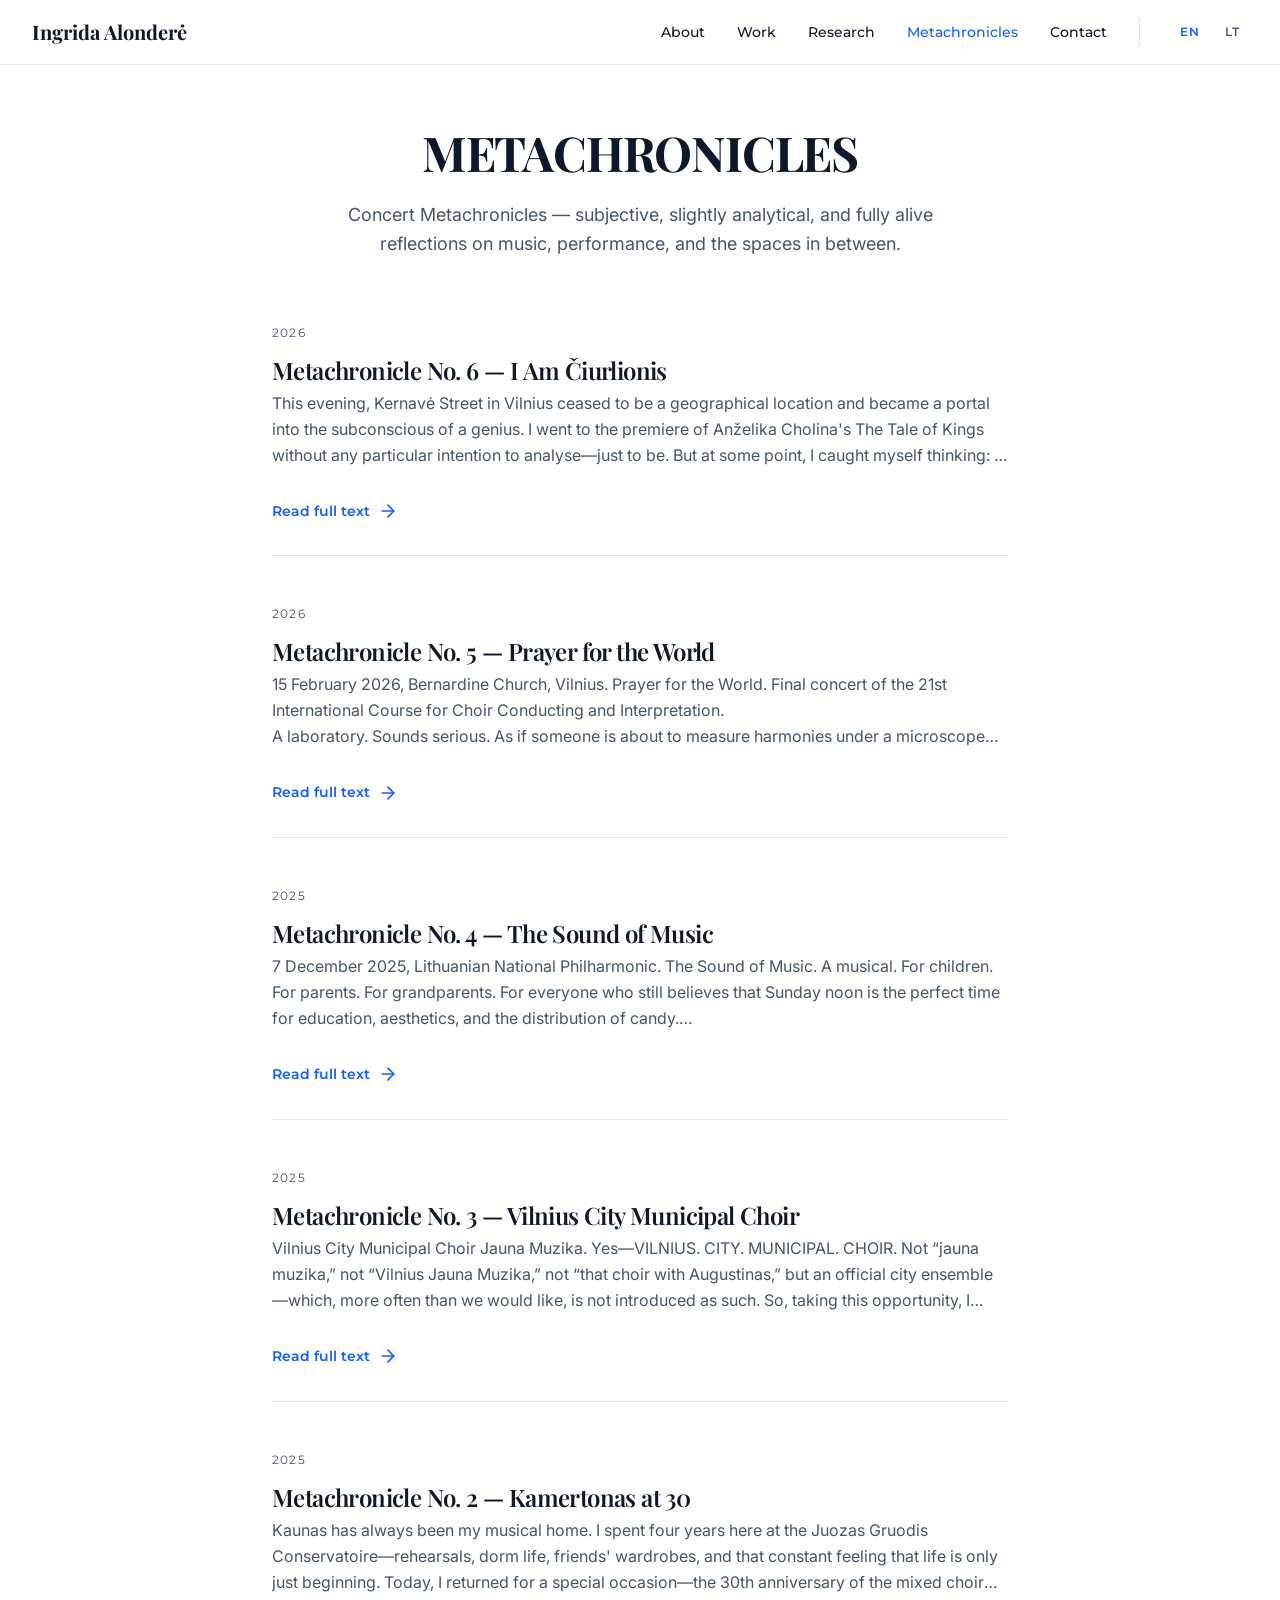
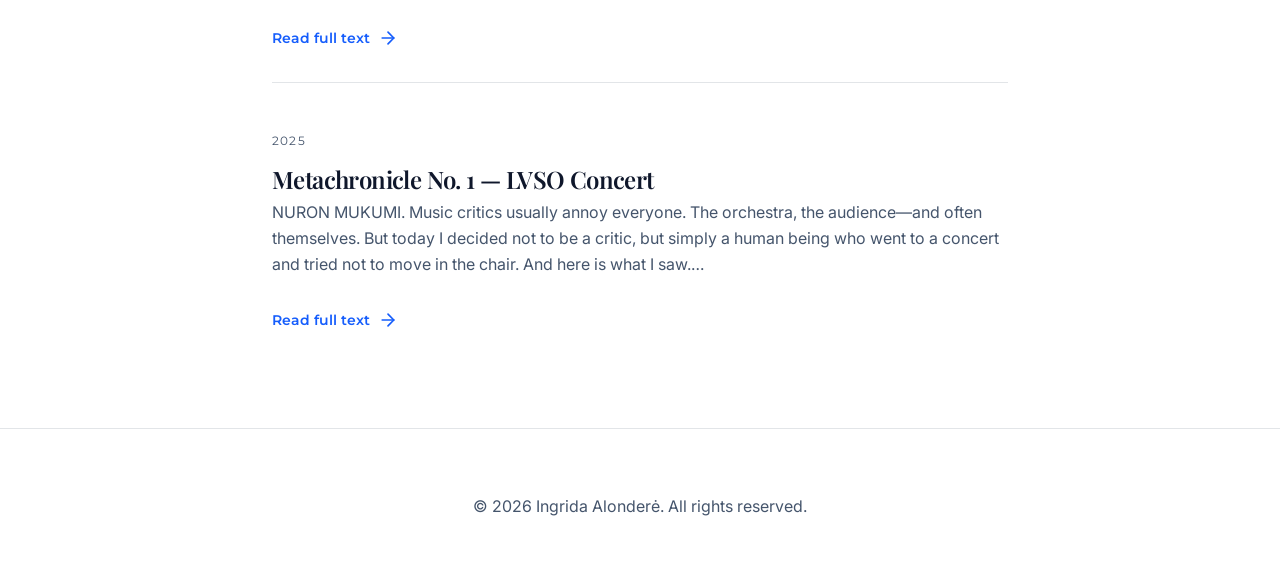
<file: metachronicles.html>
<!DOCTYPE html>
<html lang="en">
<head>
    <meta charset="UTF-8" />
    <meta name="viewport" content="width=device-width, initial-scale=1.0, maximum-scale=1" />
    <title>Metachronicles – Ingrida Alonderė</title>
    <link rel="preconnect" href="https://fonts.googleapis.com" />
    <link rel="preconnect" href="https://fonts.gstatic.com" crossorigin />
    <link href="https://fonts.googleapis.com/css2?family=Playfair+Display:wght@500;600;700&family=Inter:wght@400;500;600;700&family=Montserrat:wght@500;600;700&display=swap" rel="stylesheet" />
    <link rel="stylesheet" crossorigin href="/assets/index-BFOmgi5y.css">
    <style>
        :root {
            --background: oklch(100% 0 0);
            --foreground: oklch(20.8% 0.042 265.755);
            --muted-foreground: oklch(44.6% 0.043 257.281);
            --accent: oklch(54.6% 0.245 262.881);
            --border: oklch(92% 0.005 258);
        }
        body {
            background-color: var(--background);
            color: var(--foreground);
            font-family: 'Inter', sans-serif;
            line-height: 1.6;
        }
        .nav-container {
            position: fixed;
            top: 0;
            width: 100%;
            background: rgba(255, 255, 255, 0.8);
            backdrop-filter: blur(8px);
            z-index: 50;
            border-bottom: 1px solid var(--border);
        }
        .nav-content {
            max-width: 1280px;
            margin: 0 auto;
            padding: 1rem 2rem;
            display: flex;
            justify-content: space-between;
            align-items: center;
        }
        .logo {
            font-family: 'Playfair Display', serif;
            font-size: 1.25rem;
            font-weight: 700;
            color: var(--foreground);
            text-decoration: none;
        }
        .nav-right {
            display: flex;
            align-items: center;
            gap: 2rem;
        }
        .nav-links {
            display: flex;
            gap: 2rem;
        }
        .nav-link {
            font-family: 'Montserrat', sans-serif;
            font-size: 0.875rem;
            font-weight: 500;
            color: var(--foreground);
            text-decoration: none;
            transition: color 0.3s;
        }
        .nav-link:hover {
            color: var(--accent);
        }
        .language-switcher {
            display: flex;
            gap: 0.5rem;
            border-left: 1px solid var(--border);
            padding-left: 2rem;
        }
        .lang-btn {
            font-family: 'Montserrat', sans-serif;
            font-size: 0.75rem;
            font-weight: 600;
            text-transform: uppercase;
            letter-spacing: 0.1em;
            background: none;
            border: none;
            cursor: pointer;
            color: var(--muted-foreground);
            transition: color 0.3s;
            padding: 0.25rem 0.5rem;
        }
        .lang-btn.active {
            color: var(--accent);
        }
        .lang-btn:hover {
            color: var(--foreground);
        }
        .main-content {
            max-width: 800px;
            margin: 8rem auto 4rem;
            padding: 0 2rem;
        }
        .page-title {
            font-family: 'Playfair Display', serif;
            font-size: 3rem;
            font-weight: 700;
            margin-bottom: 1.5rem;
            text-align: center;
        }
        .page-subtitle {
            font-size: 1.125rem;
            color: var(--muted-foreground);
            text-align: center;
            margin-bottom: 4rem;
            max-width: 600px;
            margin-left: auto;
            margin-right: auto;
        }
        .metachronicle-item {
            margin-bottom: 3rem;
            padding-bottom: 2rem;
            border-bottom: 1px solid var(--border);
            animation: fadeInUp 0.6s ease-out forwards;
            opacity: 0;
        }
        .metachronicle-item:last-child {
            border-bottom: none;
        }
        .metachronicle-status {
            font-family: 'Montserrat', sans-serif;
            font-size: 0.75rem;
            text-transform: uppercase;
            letter-spacing: 0.1em;
            color: var(--muted-foreground);
            margin-bottom: 1rem;
            display: block;
        }
        .metachronicle-title {
            font-family: 'Playfair Display', serif;
            font-size: 1.5rem;
            font-weight: 600;
            margin-bottom: 0.5rem;
            color: var(--foreground);
        }
        .metachronicle-preview {
            font-size: 0.95rem;
            color: var(--muted-foreground);
            margin-bottom: 1rem;
            line-height: 1.8;
            display: -webkit-box;
            -webkit-line-clamp: 3;
            -webkit-box-orient: vertical;
            overflow: hidden;
        }
        .read-more {
            display: inline-flex;
            align-items: center;
            gap: 0.5rem;
            color: var(--accent);
            font-family: 'Montserrat', sans-serif;
            font-size: 0.875rem;
            font-weight: 600;
            text-decoration: none;
            margin-top: 1rem;
            transition: gap 0.3s;
            cursor: pointer;
        }
        .read-more:hover {
            gap: 0.75rem;
        }
        .modal {
            display: none;
            position: fixed;
            z-index: 100;
            left: 0;
            top: 0;
            width: 100%;
            height: 100%;
            background-color: rgba(0, 0, 0, 0.5);
            overflow-y: auto;
        }
        .modal.active {
            display: flex;
            align-items: flex-start;
            justify-content: center;
            padding-top: 2rem;
        }
        .modal-content {
            background-color: var(--background);
            padding: 3rem;
            border-radius: 0.5rem;
            max-width: 700px;
            width: 90%;
            max-height: 85vh;
            overflow-y: auto;
            position: relative;
            margin-bottom: 2rem;
        }
        .modal-close {
            position: absolute;
            top: 1.5rem;
            right: 1.5rem;
            font-size: 2rem;
            font-weight: bold;
            color: var(--muted-foreground);
            cursor: pointer;
            background: none;
            border: none;
            transition: color 0.3s;
        }
        .modal-close:hover {
            color: var(--foreground);
        }
        .modal-title {
            font-family: 'Playfair Display', serif;
            font-size: 2rem;
            font-weight: 700;
            margin-bottom: 1rem;
            padding-right: 2rem;
        }
        .modal-body {
            font-size: 1rem;
            line-height: 1.8;
            color: var(--foreground);
        }
        .modal-body p {
            margin-bottom: 1rem;
        }
        @keyframes fadeInUp {
            from { opacity: 0; transform: translateY(20px); }
            to { opacity: 1; transform: translateY(0); }
        }
        footer {
            padding: 4rem 2rem;
            border-top: 1px solid var(--border);
            text-align: center;
            color: var(--muted-foreground);
            font-size: 0.75rem;
        }
        .hidden {
            display: none;
        }
        @media (max-width: 768px) {
            .nav-links { display: none; }
            .page-title { font-size: 2.5rem; }
            .language-switcher {
                border-left: none;
                padding-left: 0;
            }
            .nav-right {
                gap: 1rem;
            }
            .modal-content {
                padding: 2rem;
            }
        }
    </style>
</head>
<body>
    <nav class="nav-container">
        <div class="nav-content">
            <a href="/" class="logo">Ingrida Alonderė</a>
            <div class="nav-right">
                <div class="nav-links">
                    <a href="/#about" class="nav-link" data-en="About" data-lt="Apie">About</a>
                    <a href="/#projects" class="nav-link" data-en="Work" data-lt="Veikla">Work</a>
                    <a href="/#talks" class="nav-link" data-en="Research" data-lt="Tyrimai">Research</a>
                    <a href="/metachronicles.html" class="nav-link" style="color: var(--accent)" data-en="Metachronicles" data-lt="Metakronikos">Metachronicles</a>
                    <a href="/#contact" class="nav-link" data-en="Contact" data-lt="Kontaktai">Contact</a>
                </div>
                <div class="language-switcher">
                    <button class="lang-btn active" data-lang="en">EN</button>
                    <button class="lang-btn" data-lang="lt">LT</button>
                </div>
            </div>
        </div>
    </nav>

    <main class="main-content">
        <h1 class="page-title" data-en="METACHRONICLES" data-lt="KONCERTŲ METAKRONIKOS">METACHRONICLES</h1>
        <p class="page-subtitle" data-en="Concert Metachronicles — subjective, slightly analytical, and fully alive reflections on music, performance, and the spaces in between." data-lt="Koncertų metakronikos — subjektyvios, šiek tiek analitinės ir pilnai gyvos refleksijos apie muziką, pasirodymą ir tarpus tarp jų.">
            Concert Metachronicles — subjective, slightly analytical, and fully alive reflections on music, performance, and the spaces in between.
        </p>

        <div id="metachronicles-list">
            <!-- Items will be inserted here -->
        </div>
    </main>

    <div id="modal" class="modal">
        <div class="modal-content">
            <button class="modal-close" id="modal-close">&times;</button>
            <h2 id="modal-title" class="modal-title"></h2>
            <div id="modal-body" class="modal-body"></div>
        </div>
    </div>

    <footer>
        <p>&copy; 2026 Ingrida Alonderė. All rights reserved.</p>
    </footer>

    <script>
        const metachronicles = [{"id": 6, "year": "2026", "title_en": "Metachronicle No. 6 — I Am Čiurlionis", "title_lt": "Koncertų metakronikos Nr. 6 — Aš esu Čiurlionis", "content_en": "\n<p>This evening, Kernavė Street in Vilnius ceased to be a geographical location and became a portal into the subconscious of a genius. I went to the premiere of Anželika Cholina's The Tale of Kings without any particular intention to analyse—just to be. But at some point, I caught myself thinking: I am no longer a spectator. I am Čiurlionis. With my whole being. Every cell.</p>\n<p>It is a rare experience when a performance does not unfold in front of you, but within you. Not as a story about something, but as a state that takes hold of you. And that state was not drama, not narrative, not form—but love. Not comfortable, not decorative, but deep, sometimes painful, and completely all-encompassing.</p>\n<p><strong>The architecture of genius: A. Cholina</strong></p>\n<p>Anželika Cholina's direction operates here as a precisely calibrated emotional mechanism. She controls not only the bodies on stage, but also the inner direction of the viewer. This is not dance you observe—it is a psychological X-ray in which you yourself become visible. Music, movement, costume, and light do not complement one another; they merge into a single fabric without seams.</p>\n<p><strong>Between ballet and modernity</strong></p>\n<p>The choreographic language holds an exact sense of balance. The freedom of contemporary dance meets the discipline of ballet, and it is precisely in this tension that something internal emerges. It feels as though the body itself is negotiating Čiurlionis' conflict—between earthbound existence and the constant urge to transcend. Movement here is not beautiful for the sake of beauty—it is necessary, as if the only possible language for what is happening inside.</p>\n<p><strong>Love as the axis of the universe</strong></p>\n<p>There is much drama in the performance, yet it never collapses into surface-level emotional effect. This is not drama for the sake of drama, but deep psychological density—the moment when a human being can no longer contain their inner tension. Love is not a narrative thread here; it is the structural foundation of everything. Love for a woman, for creation, for vision, for Lithuania—but above all, love as a state through which everything unfolds.</p>\n<p><strong>The sacredness of sound and letters (and one biased confession)</strong></p>\n<p>Donatas Zakarauskas' Letters to Sofija, performed by the choir Jauna Muzika, is not a background element but the gravitational centre of the entire work. If Cholina visually opens you, this music seals you inside, in a space from which you neither wish nor manage to escape. Every note is not an illustration, but the act of painting itself—happening here and now.</p>\n<p>I must admit: my objectivity capitulated. Jauna Muzika is too close to my heart, and I deeply love this piece. Attempting to remain a \"cold critic\" here was as futile as trying to ignore the woman in row 17 of the amphitheatre, rhythmically rustling something inside a plastic bag. Even though that sound almost qualified as an avant-garde accompaniment, the music remained the core of the performance—the only true breath.</p>\n<p><strong>Visuality as breathing</strong></p>\n<p>The scenography, costumes, and lighting function so organically that it feels unnecessary to separate them into individual elements. There is no excess, no demonstrative beauty—only a consistent intensification of feeling. The visual layer does not compete with movement; it breathes alongside it.</p>\n<p><strong>Cultural dribbling</strong></p>\n<p>After the performance, I overheard a man sigh: \"How dramatic… and I still want to make it in time to watch Žalgiris play.\" There was something profoundly true in that. After such emotional density, one longs for something that returns the body to rhythm, to something simpler—perhaps even to three-point shots. Paradoxically, that may be the highest compliment to Anželika Cholina: to create a state from which the viewer needs an entirely different world in order to return to their own.</p>\n<p><strong>My inner conclusion</strong></p>\n<p>I left not with thoughts, but with a state. With the feeling that, for a moment, I was not observing, but part of what was happening. Perhaps not even part of the performance—but part of the time in which Čiurlionis himself once lived.</p>\n<p>There are works you evaluate. There are works you remember. And then there are works that allow you, briefly, to become someone else—and after that, you are no longer quite the same.</p>\n<p>Thank you to all the artists and the creative team. Thank you, Anželika Cholina. Good night.</p>\n<p>P.S. When dance, music, and visual art merge into one whole, even from row 17 you feel as if you are at the very centre of Čiurlionis' thought.</p>\n", "content_lt": "\n<p>Šįvakar Kernavės gatvė Vilniuje tapo nebe geografine vieta, o portalu į genijaus pasąmonę. Ėjau į Anželikos Cholinos premjerą „Karalių pasaka“ be ypatingo noro analizuoti – tiesiog pabūti. Bet kažkuriuo momentu pagavau save galvojant: aš nebe žiūrovė. Aš esu Čiurlionis. Visa savo esybe, kiekviena ląstele.</p>\n<p>Tai retas jausmas, kai spektaklis vyksta ne prieš tave, o tavyje. Ne kaip istorija apie kažką, o kaip būsena, kuri tave perima. Ir ta būsena buvo ne drama, ne siužetas, ne forma – o meilė. Ne patogi, ne dekoratyvi, o gili, kartais skaudi, bet absoliučiai viską persmelkianti.</p>\n<p><strong>Genialumo architektūra: A. Cholina</strong></p>\n<p>Anželikos Cholinos režisūra čia veikia kaip tiksliai sureguliuotas emocinis mechanizmas. Ji valdo ne tik scenos kūnus, bet ir žiūrovo vidinę kryptį. Tai ne šokis, kurį stebi – tai psichologinis rentgenas, kuriame pats tampi matomas. Muzika, judesys, kostiumas ir šviesa ne papildo vienas kitą, o susilieja į vieną audinį, kuriame nebelieka siūlių.</p>\n<p><strong>Šokis tarp baleto ir modernumo</strong></p>\n<p>Choreografinė kalba – itin tikslus balanso jausmas. Modernaus šokio laisvė susitinka su baleto disciplina, ir būtent tame susidūrime gimsta vidinė įtampa. Atrodo, kad pats kūnas scenoje sprendžia Čiurlionio konfliktą – tarp žemiškumo ir nuolatinio troškimo pakilti. Judesys čia nėra gražus dėl grožio – jis būtinas, tarsi vienintelė įmanoma kalba tam, kas vyksta viduje.</p>\n<p><strong>Meilė kaip visatos ašis</strong></p>\n<p>Spektaklyje daug dramos, bet ji niekada nevirsta paviršiniu emociniu efektu. Tai ne drama dėl dramos, o giluminė psichologija – tas momentas, kai žmogus nebeištveria savo vidinės įtampos. Meilė čia nėra siužeto linija – ji yra visos struktūros pagrindas. Meilė moteriai, kūrybai, vizijai, Lietuvai – bet svarbiausia, meilė kaip būsena, per kurią viskas vyksta.</p>\n<p><strong>Garsų ir laiškų sakralumas (bei viena šališka išpažintis)</strong></p>\n<p>Donato Zakaro „Laiškai Sofijai“, įdainuoti choro „Jauna muzika“, čia ne fonas, o spektaklio gravitacijos centras. Jei Cholina tave vizualiai „atidaro“, tai ši muzika „užrakina“ viduje, iš kur pabėgti nei norisi, nei pavyktų. Kiekviena nata – ne iliustracija, o pats paveikslo kūrimas čia ir dabar.</p>\n<p>Prisipažinsiu: mano objektyvumas kapituliavo. „Jauna muzika“ man per arti širdies, o šį kūrinį tiesiog dievinu. Tad bandymas būti „šalta kritike“ čia buvo toks pat beviltiškas, kaip bandymas ignoruoti kaimynę amfiteatro 17-oje eilėje, kuri ritmiškai krapštė kažką iš maišelio. Nors tas šiugždesys pretendavo į avangardinį akompanimentą, muzika vis tiek liko spektaklio šerdimi ir vieninteliu kvėpavimu.</p>\n<p><strong>Vizualika kaip kvėpavimas</strong></p>\n<p>Scenografija, kostiumai ir šviesa veikia taip organiškai, kad jų net nesinori išskirti kaip atskirų elementų. Nėra pertekliaus, nėra demonstratyvaus grožio – tik nuoseklus jausmo stiprinimas. Vizualika čia nekonkuruoja su judesiu, o kvėpuoja kartu su juo.</p>\n<p><strong>Kultūrinis „driblingas“</strong></p>\n<p>Po spektaklio nugirstas vyriškas atodūsis: „Kaip dramatiška... o aš dar noriu spėti pažiūrėti, kaip „Žalgiris“ lošia.“ Ir kažkaip tame buvo labai daug tiesos. Po tokios emocinės koncentracijos norisi kažko, kas grąžintų į kūną, į ritmą, į paprastesnę įtampą. Gal net į tritaškius. Paradoxaliai, tai turbūt ir yra komplimentas Anželikai Cholinai – sukurti tokią būseną, po kurios žiūrovui prireikia visai kito pasaulio, kad galėtų sugrįžti į savąjį.</p>\n<p><strong>Mano vidinis reziumė</strong></p>\n<p>Išėjau ne su mintimis, o su būsena. Su jausmu, kad trumpam buvau ne žiūrovė, o dalis to, kas vyko. Ir gal net ne dalis spektaklio – o dalis to laiko, kuriame iš tikrųjų gyveno Čiurlionis.</p>\n<p>Yra kūrinių, kuriuos vertini. Yra tokių, kuriuos prisimeni. O yra tokių, kurie leidžia trumpam pabūti kažkuo kitu – ir tada jau nebegrįžti visai toks pats.</p>\n<p>Ačiū visiems artistams ir kūrybinei komandai. Ačiū Anželika Cholina. Labanakt.</p>\n<p>P. S. Kai šokis, muzika ir dailė susijungia į vieną visumą, net ir sėdėdama 17 eilėje jautiesi esanti pačiame Čiurlionio minties centre.</p>\n"}, {"id": 5, "year": "2026", "title_en": "Metachronicle No. 5 — Prayer for the World", "title_lt": "Koncertų Metakronikos Nr. 5 — Malda už pasaulį", "content_en": "\n<p>15 February 2026, Bernardine Church, Vilnius. Prayer for the World. Final concert of the 21st International Course for Choir Conducting and Interpretation.</p>\n<p>A laboratory. Sounds serious. As if someone is about to measure harmonies under a microscope and check whether Byrd complies with ISO standards. But in reality, it is a week when a choir becomes a living organism, and conductors learn to breathe not only with the score, but with 25+ people—each of whom has their own opinion about tempo.</p>\n<p>And yes, Jauna Muzika is my favourite choir. I am biased. And perfectly at peace with that.</p>\n<p>Povilas Vanžodis opened the evening with W. Byrd's Sing Joyfully. Light, fluid, luminous. The kind of conducting that does not need to demonstrate control, because everyone already feels safe. Byrd here was not a polyphonic task—it was breathing. The piece passed like a bright dream, and the space of the Bernardines caught that light.</p>\n<p>Tallis demands stillness. And Gustas Kuskevičius attempted to create that stillness with great honesty. There was a sense that, internally, he was thinking: \"Okay. I am calm. I am very calm.\" Meanwhile, the choir seemed to be thinking: \"We are calm too. Everyone is calm. Calmness is happening.\" And you know what? It worked.</p>\n<p>Stephen Layton entered as if the Bernardines were his living room. Not arrogantly. Just… naturally. The kind of person who proves nothing, yet everyone listens. Gestures economical. No \"look at how I conduct.\" Just music. And somehow, suddenly, everyone becomes better. Sometimes calmness is the strongest interpretation.</p>\n<p>Neringa Sidaugaitė with C. V. Stanford's Justorum animae. A text about the souls of the just in God's hands—about peace and light. The conducting was assured, structurally clear. At times it felt as though the choir became even more expressive than the conductor herself—but perhaps that was just a game of my own ear. Still, Stanford sounded elegant, without excess pathos, with an inner glow.</p>\n<p>Mantvydas Drūlia, with Stanford's Beati quorum via, encountered slow, expansive dynamics. At the beginning, there was searching—uncertain chords. The church is full. People walking at the back. Someone rocking a baby in a stroller. And in that moment, Stanford is sounding. There is something deeply beautiful in the coexistence of high-level sacred music and very earthly life happening at the same time. A reminder that none of this is meant for a museum.</p>\n<p>Gintarė Barisaitė-Mitkuvienė, with Stanford's Coelos ascendit hodie, offered a technical, disciplined approach. The piece requires it. Still, at times there was a lack of collectedness at the ends of phrases—they slightly overlapped with new entries. The final moment, which should have lifted, settled more earthly than expected. Yet it remained an honest engagement with complex material.</p>\n<p>Gabriel Jackson's Cecilia Virgo, conducted by S. Layton, raised the temperature. Harmonically dense, shifting, dedicated to St Cecilia—the patron saint of music. This required real concentration. Jackson's harmonies are such that one second you think, \"All is well,\" and the next—\"Wait, where are we now?\" And then Layton gives a gesture—and everything falls back into place. A subtle sense of: I know where we are going.</p>\n<p>James MacMillan's Christus Vincit brought a wave of energy. Tension, drive, dramaturgy. MacMillan is the kind of composer who says: \"There will be energy.\" And then—there is energy. The sopranos rise in such a way that, for a moment, you wonder whether the vaults are prepared for it. Spoiler: they are.</p>\n<p>Jonathan Harvey's I Love the Lord—very quiet, very intimate. \"I love the Lord, because He hath heard my voice…\" A simple sentence—until it is sung as it should be, and then it is no longer simple. The music here does not shout \"look at us,\" but quietly says \"listen.\" The opening—unified, pure. The piano passages held with such patience that even coughing felt inappropriate. There was a real sense of partnership—the conductor and choir were not leading and following, but breathing together.</p>\n<p>Herbert Howells' Requiem—calmly, with a tuning fork in hand, without any theatrical \"now it will be very serious.\" The music is subtle, a fragile kind of light. Not about effect, but about dwelling. Much silence, much sensitivity, much inner concentration. And here, Jauna Muzika were not simply precise—they were so focused that even the air in the Bernardines seemed to slow down.</p>\n<p>The entire concert was demanding—polyphonically, structurally, harmonically, emotionally. This was not easy Sunday repertoire, but music that requires maturity. And I sit there, trying to be a professional observer. Trying to analyse texture, dynamics, interpretative decisions… And then I catch myself thinking: How much I love them. Very objective.</p>\n<p>Thank you to the course leader Stephen Layton—for calmness, clarity, and that rare ability to make complex music transparent. Thank you to the Lithuanian National Cultural Centre for a week of process rather than formality. Thank you to the active conductors for their courage and work. To artistic director Vaclovas Augustinas—for preparing the choir, supporting it, and being present. And most importantly—to the ensemble Jauna Muzika, which can do more than everything. Which can be an instrument, a partner, and a prayer at once. And most of all—to the choir management: Simona Zajančauskaitė and Asta Balnionytė-Grajevskė. Your work is essential. Without you, there would be neither this calmness nor this level of professionalism.</p>\n<p>I left the Bernardines with the feeling that if it were possible to sign a long-term love contract with a choir—I would have done it already. Without fine print. Without an expiration date. And yes. I am very biased.</p>\n", "content_lt": "\n<p>2026 m. vasario 15 d., Bernardinų bažnyčia. „Malda už pasaulį“. XXI choro muzikos dirigavimo ir interpretavimo kursų baigiamasis koncertas.</p>\n<p>Laboratorija. Skamba rimtai. Lyg kažkas tuoj matuos harmonijas mikroskopu ir tikrins, ar Byrdas atitinka ISO standartus. Bet iš tikrųjų – tai savaitė, kai choras tampa gyvu organizmu, o dirigentai mokosi kvėpuoti ne tik su partitura, bet ir su 25+ žmonių, kurie turi savo nuomonę apie tempą.</p>\n<p>Ir taip, „Jauna muzika“ – mano mylimiausias choras. Esu šališka. Ir gyvenu su tuo puikiai.</p>\n<p>Povilas Vanžodis atidarė vakarą su W. Byrd „Sing joyfully“. Lengvai, sklandžiai, šviesiai. Toks dirigavimas, kai nereikia demonstruoti kontrolės, nes visi jaučiasi saugiai. Byrdas čia nebuvo polifoninė užduotis – jis buvo kvėpavimas. Kūrinys praskriejo kaip šviesi svajonė, o Bernardinų erdvė tą šviesą pagavo.</p>\n<p>Tallis reikalauja ramybės. Ir Gustas Kuskevičius tą ramybę labai sąžiningai bandė sukurti. Buvo toks jausmas, kad jis viduje galvoja: „Gerai. Aš ramus. Aš labai ramus.“ O choras tuo metu galvojo: „Mes irgi ramūs. Visi ramūs. Ramybė vyksta.“ Ir žinot ką? Suveikė.</p>\n<p>Stephen Layton atėjo taip, lyg Bernardinai būtų jo svetainė. Ne arogantiškai. Tiesiog… natūraliai. Toks žmogus, kuris nieko neįrodinėja, bet visi vis tiek klausosi. Mostai ekonomiški. Jokio „žiūrėkite, kaip aš diriguoju“. Tik muzika. Ir kažkaip staiga visi tampa geresni. Kartais ramybė yra stipriausia interpretacija.</p>\n<p>Neringa Sidaugaitė su C. V. Stanford „Justorum animae“. Tekstas – apie teisiųjų sielas Dievo rankoje, apie ramybę ir šviesą. Dirigavimas užtikrintas, struktūriškai aiškus. Kartais atrodė, kad choras tampa net išraiškingesnis nei pati dirigentė – bet gal tik mano ausies žaidimas. Tačiau Stanford suskambo elegantiškai, be patoso pertekliaus, su vidine šviesa.</p>\n<p>Mantvydas Drūlia su Stanford „Beati quorum via“ susidūrė su lėta, plačia dinamika. Pradžioje jautėsi ieškojimas, neužtikrinti akordai. Bažnyčia pilna. Gale vaikšto žmonės. Kažkas sūpuoja kūdikį vežime. Ir tuo metu skamba Stanford. Yra kažkas labai gražaus tame, kad aukšto lygio sakralinė muzika ir labai žemiškas gyvenimas vyksta tuo pačiu metu. Tarsi priminimas, kad visa tai – ne muziejui.</p>\n<p>Gintarė Barisaitė-Mitkuvienė su Stanford „Coelos ascendit hodie“ pasiūlė technišką, disciplinuotą vedimą. Kūrinys to reikalauja. Vis dėlto kartais trūko sukauptumo frazių pabaigose, jos šiek tiek vėlėsi su naujais įėjimais. Finalas, kuris turėjo pakilti, nusileido žemiškiau nei norėjosi. Tačiau tai buvo sąžiningas darbas su sudėtinga medžiaga.</p>\n<p>Gabriel Jackson „Cecilia Virgo“, diriguojant S. Layton, pakėlė temperatūrą. Harmoniškai sudėtingas, slenkantis kūrinys apie šv. Ceciliją – muzikos globėją. Čia jau reikėjo tikro koncentracijos lygio. Jackson harmonijos tokios, kad vieną sekundę galvoji: „Viskas gerai“, o kitą – „Palaukit, kur mes dabar?“ Ir tada Layton mosteli – ir viskas vėl stoja į vietas. Toks subtilus „aš žinau, kur mes einam“ jausmas.</p>\n<p>James MacMillan „Christus Vincit“ atnešė dinaminę bangą. Energija, įtampa, dramaturgija. MacMillan yra tas kompozitorius, kuris sako: „Bus energijos.“ Ir tada energija ateina. Sopranai pakyla taip, kad akimirkai pagalvoji – ar skliautai tam pasiruošę? Spoileris: pasiruošę.</p>\n<p>Jonathan Harvey „I Love the Lord“ – labai tylus, labai asmeniškas kūrinys. „I love the Lord, because He hath heard my voice…“ – sakinys paprastas, bet kai jį dainuoji taip, kaip reikia, jis nustoja būti paprastas. Muzika čia ne šaukia „žiūrėkit į mus“, o tyliai sako „klausykit“. Pradžia – sujungta, švari. Piano vietos – išlauktos taip, kad net kosėti nesinorėjo. Jautėsi tikra partnerystė – dirigentas ir choras ne vedė ir sekė, o kvėpavo kartu.</p>\n<p>Herbert Howells „Requiem“ – ramiai, su kamertonu rankoje, be jokio teatrališko „dabar bus labai rimta“. Muzika subtili, šiek tiek trapios šviesos. Ne apie efektą, o apie išbuvimą. Daug tylos, daug jautrumo, daug vidinės koncentracijos. Ir „Jauna muzika“ čia buvo ne tiesiog tikslūs – jie buvo susikaupę taip, kad net oras Bernardinuose atrodė lėtesnis.</p>\n<p>Visas koncertas buvo sudėtingas – polifoniškai, fraziškai, harmoniškai ir emociškai. Tai nebuvo lengvas sekmadienio repertuaras, o brandos reikalaujanti muzika. Ir aš sėdžiu, bandau būti profesionali stebėtoja. Bandau analizuoti faktūrą, dinamiką, interpretacinius sprendimus.... O tada pagaunu save galvojančią: „Kaip aš juos myliu.“ Labai objektyvu.</p>\n<p>Ačiū kursų vadovui Stephenui Laytonui – už ramybę, už aiškumą, už tą ypatingą gebėjimą iš sudėtingos muzikos padaryti skaidrią. Ačiū LNKC už savaitę proceso, o ne formalumo. Ačiū aktyviesiems dirigentams už drąsą ir darbą. Meno vadovui Vaclovas Augustinas už choro paruošimą, palaikymą ir buvimą kartu. Ir svarbiausia – kolektyvui Choras \"Jauna muzika\", kuris gali daugiau nei viską. Kuris gali būti instrumentas, partneris ir malda vienu metu. Ir svarbiausių svarbiausia choro vadybai – Simona Zajančauskaitė ir Asta Balnionytė-Grajevskė. Jūsų darbas yra esminis. Be jūsų nebūtų nei tokios ramybės, nei tokio profesionalumo.</p>\n<p>Išėjau iš Bernardinų su jausmu, kad jeigu būtų įmanoma pasirašyti ilgalaikę meilės sutartį su choru – aš jau būčiau tai padariusi. Be smulkių šriftų. Be galiojimo termino. Ir taip. Aš labai šališka.</p>\n"}, {"id": 4, "year": "2025", "title_en": "Metachronicle No. 4 — The Sound of Music", "title_lt": "Koncertų Metakronikos Nr. 4 — Muzikos garsai", "content_en": "\n<p>7 December 2025, Lithuanian National Philharmonic. The Sound of Music. A musical. For children. For parents. For grandparents. For everyone who still believes that Sunday noon is the perfect time for education, aesthetics, and the distribution of candy.</p>\n<p>This time, I was not a critic, not a director, not a reviewer—but simply an observer, a listener, and a mother. Almost not working, and completely not interfering with creative ambitions. Because here, as it should be, worked people who have been doing this their entire lives.</p>\n<p><strong>Children — my long-forgotten inner audience</strong></p>\n<p>Throughout the concert, I watched the children and tried to understand what they feel when they enter the Philharmonic: some—serious, like future conductors, others—radiant, others—proudly waving to their parents as if they had just received the title “Little Maestro.” I remember myself at their age—I already felt like an incredibly important part of the collective. Today, those children probably feel the same. Or… maybe not.</p>\n<p><strong>My son's review (4.5 years old)</strong></p>\n<p>After the concert, I asked: — So, what did you like the most? He said: — Nothing. And that final blow to the heart was the most honest evaluation of all. Children do not speak in metaphors. They simply state their reality.</p>\n<p><strong>Visuals, film, and candy — the Jedi toolkit of audience control</strong></p>\n<p>Before the concert, children were given candy. Some got too little, some too much. There were tears. There was triumph. Above the stage—a grotesquely oversized film projected onto the vault. My inner critic whispered quietly: “Perhaps this is to keep the children from getting bored?” And you know what—the concept actually worked. At least as long as blood sugar levels held.</p>\n<p><strong>The organ — a mystery I will carry to the grave</strong></p>\n<p>In the first minutes, it felt as if the organ was still getting acquainted with its part. Or with itself. Or with the acoustics. Or perhaps I simply had a particularly sensitive, critically tuned ear that day. My hearing can sometimes be overly ambitious.</p>\n<p><strong>Choir “Viva Voce” and the young ensemble — enthusiasm that saves the genre</strong></p>\n<p>The children's choir was gentle, alive, and sincere. Those moments when they looked at the conductor with complete trust—those were the purest aesthetic moments of the day. Sometimes music is simply a training ground for trust.</p>\n<p><strong>Ensemble MUSICA HUMANA — professional</strong></p>\n<p>In this colourful, candy-fuelled universe, they were a rock of stability. Maintaining balance, tempo, and dramaturgy—even when the audience existed in its own parallel bubble of sugar-driven expressionism. Conductor Robertas Beinaris—as always, solid, precise, and resistant to the chaos of a children's audience.</p>\n<p><strong>“Edelweiss” — a diplomatic compromise between notes and reality</strong></p>\n<p>The famous song arrives. Everyone waits. I wait too—for tenderness, light, softness. And… well. Let me put it delicately: the song sounded as if Edelweiss were still trying to push its way through the snow. Hesitantly. With a strong winter wind. And slightly exhausted. But you know—sometimes even flowers need time.</p>\n<p><strong>A strange event for children (or perhaps I am the one who does not understand)</strong></p>\n<p>A musical is a celebration. This was more contemplation. More darkness. More film. More attempts to regulate the audience through visual means. I missed light. The children missed it even more. Still—the idea itself was ambitious. And ambition in children's culture is a rare thing.</p>\n<p><strong>Epilogue — what I took with me</strong></p>\n<p>As the children left the hall, some were glowing, others disappointed, others counting their candy. I was counting thoughts. It was not perfect. It was real. Childlike, chaotic, human. And sometimes that is better than a perfectly sterile concert. And you know what? Maybe my son didn't like anything—but I liked watching how the world of young listeners unfolds. And how music, even when it is not liked, still leaves something behind.</p>\n<p>P.S. How good it was to hear Aušra Liutkutė again—thank you.</p>\n", "content_lt": "\n<p>2025 m. gruodžio 7 d., Lietuvos nacionalinė filharmonija. „Muzikos garsai“. Miuziklas. Vaikams. Tėvams. Seneliams. Visiems, kurie dar tiki, kad sekmadienio vidurdienis – pats tinkamiausias metas edukacijai, estetikai ir saldainių dalyboms.</p>\n<p>Šįkart aš buvau ne kritikė, ne direktorė, ne recenzentė – o tiesiog stebėtoja, klausytoja ir mama, beveik nedirbanti ir visiškai nesikišanti į kūrybinius užmojus. Nes čia, kaip ir dera, dirbo žmonės, kurie tai daro visą gyvenimą.</p>\n<p><strong>Vaikai – mano seniai pamiršta vidinė auditorija</strong></p>\n<p>Visą koncertą žiūrėjau į vaikus ir bandžiau suprasti, ką jie jaučia, kai ateina į Filharmoniją: vieni – rimti kaip būsimi dirigentai, kiti – spindintys, treti – išdidžiai mojuojantys tėvams, lyg ką tik būtų pelnę titulą „Mažasis Maestro“. Prisimenu save būnant jų amžiaus – jau tada jaučiausi nepaprastai svarbi kolektyvo dalis. Šiandien tie vaikai turbūt jaučia tą patį. Arba… gal ir ne.</p>\n<p><strong>Mano sūnaus recenzija (4,5 metų)</strong></p>\n<p>Paklausiau po koncerto: – Na, o kas tau labiausiai patiko? Jis: – Niekas. Ir šitas paskutinis smūgis į širdį buvo pats sąžiningiausias vertinimas. Vaikai nekalba metaforomis. Jie tiesiog konstatuoja savo realybę.</p>\n<p><strong>Vizualizacijos, filmas ir saldainiai – mažųjų publikos valdymo džedajų rinkinys</strong></p>\n<p>Prieš koncertą vaikams buvo dalijami saldainiai. Kai kas gavo per mažai, kai kas per daug. Buvo ir ašarų, ir triumfo. Virš scenos – groteskiškai milžiniškas filmas ant skliauto. Mano vidinis kritikas tyliai sušnabždėjo: „Gal čia tam, kad vaikai mažiau nuobodžiautų?“ Ir žinot, konceptas netgi veikė – bent jau kol veikė cukraus lygiai kraujyje.</p>\n<p><strong>Vargonai – paslaptis, kurią su savimi nusinešiu į kapą</strong></p>\n<p>Pirmomis minutėmis atrodė, kad vargonai dar tik susipažįsta su savo partija. Arba su savimi. Arba su akustika. Arba aš tiesiog šiandien turėjau ypatingai jautrią, kritiškai sureguliuotą ausį. Mano klausa kartais būna pernelyg ambicinga.</p>\n<p><strong>Choras „Viva Voce“ ir visa jaunoji trupė – entuziazmas, kuris gelbsti žanrą</strong></p>\n<p>Vaikų choras buvo mielas, gyvas ir nuoširdus. Tie momentai, kai jie žiūrėjo į dirigentą su visišku tikėjimu, buvo pati gryniausia dienos estetika. Kartais muzika – tiesiog didelė pasitikėjimo treniruotė.</p>\n<p><strong>Ansamblis MUSICA HUMANA – profesionalu</strong></p>\n<p>Šitame margame, saldainių ir filmų pamaitintame pasaulyje jie buvo ramybės uola. Išlaikė balansą, tempą, dramaturgiją, net kai auditorija gyveno savo atskirame cukraus-ekspresionizmo burbule. Dirigentas Robertas Beinaris – kaip visada solidus, tikslus ir nepasiduodantis vaikų publikos sukeltai chaosologijai.</p>\n<p><strong>„Edelveis“ epizodas, arba diplomatinis kompromisas tarp natų ir realybės</strong></p>\n<p>Ateina ta garsioji daina. Visi laukia. Aš irgi laukiu – sentimentalumo, šviesos, švelnumo. Ir… hm. Pateiksiu tai subtiliai: daina skambėjo taip, lyg Edelveisas dar tik bandytų prasikalti per sniegą. Nedrąsiai. Stipriai pučiant žiemos vėjui. Ir truputį pavargus. Bet žinot – kartais ir gėlėms reikia laiko.</p>\n<p><strong>Keistas renginys vaikams (bet gal čia aš kažko nesuprantu)</strong></p>\n<p>Miuziklas yra šventė. Čia buvo daugiau kontempliacijos. Ir tamsos. Ir filmo. Ir bandymų sutramdyti publiką vizualinėmis priemonėmis. Man trūko šviesos. Vaikams – dar labiau. Visgi pati idėja – ambicinga. O ambicijos vaikų kultūroje – didelė retenybė.</p>\n<p><strong>Epilogas: ką išsinešiau</strong></p>\n<p>Kai vaikai ėjo iš salės, vieni spindėjo, kiti buvo nusiminę, treti skaičiavo saldainius. Aš – skaičiavau mintis. Nebuvo tobula. Buvo tikra. Vaikiškai, chaotiškai, žmogiškai. O tai kartais geriau nei visiškai sterilus koncertas. Ir žinot ką? Gal mano sūnui ir nepatiko niekas, bet man – patiko stebėti, kaip skleidžiasi mažųjų klausytojų pasaulis. Ir kaip muzika, net jeigu nepatinka, vis tiek kažką palieka.</p>\n<p>P. S. Kaip gera vėl išgirsti Ausra Liutkute ačiū.</p>\n"}, {"id": 3, "year": "2025", "title_en": "Metachronicle No. 3 — Vilnius City Municipal Choir", "title_lt": "Koncertų Metakronikos Nr. 3 — Vilniaus miesto savivaldybės choras", "content_en": "\n<p>Vilnius City Municipal Choir Jauna Muzika. Yes—VILNIUS. CITY. MUNICIPAL. CHOIR. Not “jauna muzika,” not “Vilnius Jauna Muzika,” not “that choir with Augustinas,” but an official city ensemble—which, more often than we would like, is not introduced as such. So, taking this opportunity, I solemnly declare: we are the Vilnius City Municipal Choir. Very official. With registration.</p>\n<p>4 December 2025, St Catherine's Church, Vilnius. Michael Gordon — Travel Guide to Nicaragua. The audience—from music critics to members of Parliament, from cultural figures to people who had perhaps, for the first time in their lives, dared to attend contemporary music. And everyone was… silent. Such moments are rare for us—usually, our audience breathes loudly, lives, moves, tries to participate. But this time—stilled.</p>\n<p>I had a rare privilege: to organise nothing, fix nothing, rearrange nothing—just… observe. And, to be honest, it was a very good experience. Me, biased? Yes. VERY biased. I am the director of the choir. I tried to pretend to be a professional observer. I tried to maintain musicological distance. I tried to control myself and not count how many times my heart fell out of rhythm. I failed. This was one of those concerts where you sit and think: how beautiful it is to be biased.</p>\n<p><strong>The choir</strong></p>\n<p>They looked—and sounded—beautiful. And yes, I say this fully consciously—not only as a director, but as someone who has been watching this ensemble for years and still cannot quite understand how they manage to enter, breathe, and sustain together with such precision. Especially when the music is not a pop song, but a one-hour autobiographical migration epic with post-minimalist rhythmic shifts. Yes—that is what we might call a “fairy tale for adults.” The choir breathed as one body. They were calm where the music demanded calm—and truly radiant where the text delivered its historical blows to the heart.</p>\n<p><strong>Gleb Pyšniak — the moment when the cello begins to breathe</strong></p>\n<p>When Gleb began to play, there was a sense in the hall that something more than a cello solo was about to happen. It felt as though he and Jauna Muzika were old companions, having already completed more than one musical journey together. No competition, no “I am the star”—just an organic, almost intuitive shared breathing. There was a moment when it felt as if the cello was truly speaking with the choir. And the choir answered. A kind of imagined duet that can only exist when everyone is present not for effect, but for essence.</p>\n<p><strong>Conductor — Vaclovas Augustinas</strong></p>\n<p>As always—impeccable. The kind of conductor who does not demand attention. He simply makes everyone else shine. If I were unbiased, I would praise him. But since I am very biased, I will say it directly: his presence at the podium is a quiet miracle.</p>\n<p><strong>Visuals — Laurie Olinder</strong></p>\n<p>This visual language suits St Catherine's Church—darkness, light, passing family photographs, the movement of time. The images were so engaging that at moments I thought the audience might ask for “another season.” But no—everyone remained serious, focused, contemplative. Or perhaps simply very hungry for a strong visual experience.</p>\n<p><strong>Lighting</strong></p>\n<p>At times, it was slightly too dark. Perhaps intentional. Perhaps Advent. Perhaps a strategy to prevent applause at the wrong moments. But the darkness worked—it did not allow escape from the music.</p>\n<p><strong>The music — questions that remain after the concert</strong></p>\n<p>Gordon has a talent for asking questions that cannot be avoided: Who are we? What do ideologies do to people? What happens when family history becomes a document rather than a life? Do we shape our destiny, or are we always being pushed by something beyond us? The choir did not just sing these questions—they carried them. This would not be easy even for seasoned professionals. And yet—they carried it with calm.</p>\n<p><strong>Ending: my biased epilogue</strong></p>\n<p>After the concert, we spoke with the team and the creators about music, stories, and that particular choral breath. And I realised one thing: I love this choir very much. And I am not going to pretend otherwise. This is not a review. This is gratitude. And a very biased sense of pride in being part of this journey.</p>\n<p><strong>Gratitude for the invisible, yet essential work</strong></p>\n<p>This evening, in the form that it took, would not have been possible without the Pax et Bonum team—Sigutė Augustinienė and Vilija Grigonytė—their ideas, consistency, and patience. From the birth of the visual concept, communication with the video artist, technical solutions, the creation of the opening video, to securing additional funding and bringing Michael Gordon himself to Vilnius—this was extensive, complex, and very quietly executed work. For that—sincere gratitude. Concerts like this happen when many people do more than what is written in their job descriptions.</p>\n<p>P.S. Thank you, Simona Zajančauskaitė, for flawless organisation, warmth, and love for what you do. And you do it—very well.</p>\n", "content_lt": "\n<p>Vilniaus miesto savivaldybės choras „Jauna muzika“. Taip – VILNIAUS. MIESTO. SAVIVALDYBĖS. CHORAS. Ne „jauna muzika“, ne „Vilniaus jauna muzika“, ne „tas choras su Augustinu“, bet oficialus miesto kolektyvas, kuris dažniau nei mes patys pamirštamas taip pristatyti. Todėl, pasinaudodama proga, aš iškilmingai pareiškiu: mes – Vilniaus miesto savivaldybės choras. Labai oficialiai. Su registru.</p>\n<p>2025 m. gruodžio 4 d., Šv. Kotrynos bažnyčia. Michael Gordon Travel Guide to Nicaragua. Publika – nuo muzikos kritikų iki Seimo narių, nuo kultūros grandų iki žmonių, kurie pirmą kartą gyvenime išdrįso nueiti į šiuolaikinę muziką. Ir visi buvo… tylūs. Tokių akimirkų pas mus retai pasitaiko – paprastai mūsų klausytojai garsiai kvėpuoja, gyvena, juda, stengiasi prisidėti. Bet šįkart – nuščiuvę.</p>\n<p>Aš šįkart turėjau retą privilegiją: nieko neorganizuoti, nieko negesinti, nieko neperstumdyti, tik… stebėti. Ir, tiesą sakant, tai buvo labai gera patirtis. Aš, šališka? Taip, LABAI ŠALIŠKA. Esu choro direktorė. Bandžiau apsimesti profesionalia stebėtoja. Bandžiau laikytis muzikologinės distancijos. Bandžiau susitvardyti ir nefiksuoti, kiek kartų mano širdis iškrito iš ritmo. Nepavyko. Šis koncertas buvo iš tų, kuriuose sėdi ir galvoji: „kaip gražu būti šališkai“.</p>\n<p><strong>Choras</strong></p>\n<p>Atrodė nuostabiai. Ir taip, sakau tai visiškai sąmoningai – ne tik kaip direktorė, bet ir kaip žmogus, kuris žiūri į šį kolektyvą jau kelintus metus ir vis dar negali susivokti, kaip jie sugeba taip tiksliai įeiti, įkvėpti ir kartu išlaukti. Ypač kai muzika – ne pop daina, o vienos valandos autobiografinis migracijos epas su post-minimalistinėmis ritminėmis slinktimis. Taip, taip skamba „pasaka suaugusiems“. Choras kvėpavo vienu kūnu. Buvo ramūs ten, kur muzika reikalavo ramybės, ir visiškai švytėjo ten, kur tekstai liejo istorinius smūgius į širdį.</p>\n<p><strong>Gleb Pyšniak – tas momentas, kai violončelė pradeda kvėpuoti</strong></p>\n<p>Kai Gleb pradėjo groti, salėje tvyrojo toks jausmas, kad čia įvyks kažkas daugiau nei tiesiog violončelės solo. Atrodė, kad jis ir „Jauna muzika“ yra seni bičiuliai, kurie kartu jau yra įveikę ne vieną muzikinį žygį. Jokios konkurencijos, jokio „aš čia žvaigždė“ – tik organiškas, beveik intuityvus bendras kvėpavimas. Buvo akimirka, kai atrodė, jog violončelė iš tiesų kalbasi su choru. Ir choras atsakė. Toks menamas duetas, kuris gimsta tik tada, kai visi dalyvauja ne dėl efekto, o dėl esmės.</p>\n<p><strong>Dirigentas Vaclovas Augustinas</strong></p>\n<p>Kaip visada – nepriekaištingas. Toks dirigentas, kuris nereikalauja dėmesio. Jis tiesiog padaro, kad visi kiti suspindėtų. Jei būčiau nešališka – pagirčiau. Bet kadangi esu labai šališka, sakau tiesiai: jo buvimas prie pulto yra tylus stebuklas.</p>\n<p><strong>Vizualizacijos – Laurie Olinder</strong></p>\n<p>Tokia vaizdų kalba Šv. Kotrynai tinka – tamsa, šviesa, praeinančios šeimos nuotraukos, laiko slinktys. Vaizdai buvo tokie įtraukiantys, kad kelis kartus pagalvojau, jog publika pradės prašyti „dar vieno sezono“. Bet ne – visi liko rimti, susikaupę ir kontempliatyvūs. Na, arba tiesiog labai pasiilgę stiprios vizualinės dozės.</p>\n<p><strong>Apšvietimas</strong></p>\n<p>Kartais buvo truputį per tamsu. Gal toks sumanymas. Gal tiesiog adventas. Gal norėjo pamigdyti publiką, kad nekiltų plojimai ne vietoje. Bet tamsa tiko – ji neleido pabėgti nuo muzikos.</p>\n<p><strong>Muzika – klausimai, kurie lieka po koncerto</strong></p>\n<p>Gordonas turi talentą užduoti klausimus, nuo kurių nepaspruksi: Kas mes esame? Ką padaro su žmonėmis ideologijos? Kas vyksta, kai šeimos istorija tampa dokumentu, o ne gyvenimu? Ar mes valdome savo likimą, ar mus visada kas nors stumia? Choras šiuos klausimus ne tik dainavo – jie juos nešė. Lengva nebūtų net profesionalams. O jie tai padarė su ramybe.</p>\n<p><strong>Pabaiga: mano šališkas epilogas</strong></p>\n<p>Po koncerto su komanda ir kūrėjais kalbėjome apie muziką, istorijas ir tą ypatingą choro kvėpavimą. Ir pajutau vieną deacon: aš labai myliu šį chorą. Ir nesiruošiu apsimesti kitaip. Tai ne recenzija. Tai – padėka. Ir labai šališkas pasididžiavimas, kad esu šio kelio dalis.</p>\n<p><strong>Padėka už nematomą, bet esminį darbą</strong></p>\n<p>Šis vakaras tokiu pavidalu, koks jis buvo, nebūtų įvykęs be Pax et Bonum komandos – Sigutė Augustinienė ir Vilija Grigonytė – idėjų, nuoseklaus darbo ir kantrybės. Nuo vizualizacijų idėjos gimimo, komunikacijos su vaizdo autore, techninių sprendimų, įžanginio vaizdo sukūrimo, iki papildomo finansavimo paieškų ir paties Michaelo Gordono atvykimo į Vilnių – tai buvo didelis, kompleksinis ir labai tyliai atliktas darbas. Už tai – nuoširdi padėka. Tokie koncertai gimsta tada, kai daug žmonių daro daugiau, nei parašyta jų pareigybėse.</p>\n<p>P. S. Ačiū, Simona Zajančauskaitė už tobulą organizaciją, šilumą ir meilę tam, ką darai. O darai - labai gerai.</p>\n"}, {"id": 2, "year": "2025", "title_en": "Metachronicle No. 2 — Kamertonas at 30", "title_lt": "Koncertų Metakronikos Nr. 2 — Kamertonui 30", "content_en": "\n<p>Kaunas has always been my musical home. I spent four years here at the Juozas Gruodis Conservatoire—rehearsals, dorm life, friends' wardrobes, and that constant feeling that life is only just beginning. Today, I returned for a special occasion—the 30th anniversary of the mixed choir Kamertonas. And not only memories returned, but also all my critical, spiritual, and slightly ridiculous inner reflections.</p>\n<p>I was sitting next to the oratorio composer Antanas Jasenka. His calmness was so immovable that it felt as though he had already resolved the entire work years ago. No tension, no anxiety—just a deep authorial state, which calmed me more than all the Philharmonic seats combined.</p>\n<p><strong>Choir “Kamertonas”</strong></p>\n<p>30 years on stage—and you can hear it. Sometimes tired, but never broken; sometimes overly serious, but always cohesive. Unison suits them like it suits people of this city—deep roots, a firm voice, and spirituality that emerges precisely when technique begins to tire. There was real fatigue in the middle, but that is exactly where something opened up—when music moves from the head into the heart.</p>\n<p><strong>Soloists</strong></p>\n<p>This evening, both soloists seemed to choose contrast over pure drama. Some lines descended into deeper registers, others suddenly leapt upwards, as if testing the acoustic limits of the hall. Not easy parts—definitely not easy. Around the middle, it felt like breath or energy was running low, and phrases were left slightly at the mercy of time. But that is precisely the charm of live performance: when the spiritual narrative becomes stronger than technical precision.</p>\n<p><strong>Saxophone</strong></p>\n<p>The saxophone—power. Such power that it felt like three concerts were happening simultaneously: one—for everyone, and two—for the saxophone. Every time it entered, it felt as though the universe itself rose slightly onto its toes—just to see what was happening.</p>\n<p><strong>Lighting</strong></p>\n<p>It seems the Philharmonic has launched a new contemporary project: “Visual Interpretations of Faces in Jasenka's Works.” Here white, there warm, elsewhere completely inexplicable—almost like an attempt to let us experience shifting colours of different epochs, from Persephone to a contemporary Maria. Or perhaps someone was simply experimenting with the lighting desk. Either way—the effect was conceptual enough that anything felt possible.</p>\n<p><strong>Orchestra</strong></p>\n<p>This time, the orchestra was not a backdrop (as sometimes happens with choirs), but a true ornament. Balanced, sensitive, present—without taking attention away, yet never allowing the whole to fade. And yes—let me remind you of the adventure from two days earlier: the conductor's lost baton. It was retrieved (almost from under a chair) by the second violin and successfully returned. Today, the baton remained safely in hand throughout the entire concert.</p>\n<p><strong>Audience (a Kaunas phenomenon)</strong></p>\n<p>One listener apparently felt the need to ground himself—he removed his shoes and spent half the concert tapping his feet in the front row. In Kaunas, there is a rule: before the piece begins—the audience is already ready, before the piece ends—the audience is already standing. I was momentarily confused, but my neighbour explained: — This is Kaunas. We support each other. And suddenly I understood: here, music is not something performers do—it is something everyone shares.</p>\n<p>At the end, the audience sang along to “Už Raseinių, ant Dubysos” and “Kur giria žaliuoja.” The same man who had taken off his shoes earlier now put them back on carefully—and stood to sing with everyone. In Kaunas, spirituality has rituals. Sometimes—very earthly ones.</p>\n<p><strong>Me and my hearing</strong></p>\n<p>Sometimes my hearing did not align with the choir, sometimes—with the soloists, sometimes—with the violin solo. Perhaps this is some internal conflict between antiquity, medievality, archaism, and modernity within me. Or perhaps I am simply like this—eternally inclined to complain a little, even when everything is, in essence, beautiful.</p>\n<p><strong>The words that stopped me</strong></p>\n<p>Amid all the evening's layers—the “two-concert saxophone,” the contrasting soloists, the lighting as an art installation—the choir suddenly sang: “If you knew how she loves, you would call your feeling a desert.” And at that moment, my inner critic simply gave up. After such a sentence, there is nothing left to comment on—only to pause and think briefly about one's own “deserts,” which, it turns out, both bloom and wound at the same time.</p>\n<p>Erika Drungytė's poetry—honestly—was stunning. Congratulations and thank you for this immense work and celebration, Kęstutis Jakeliūnas. Congratulations to Antanas Jasenka. Happy anniversary, Kamertonas.</p>\n<p>P.S. A more “professionally unprofessional” version of this review may land in 7md. This one, however—is about choir, Kaunas, spiritual layers, lighting improvisations, shoes, and that extraordinary saxophone that seemed to have its own independent contract. Good night.</p>\n", "content_lt": "\n<p>Kauną visada vadinu savo muzikiniais namais - čia praleidau ketverius metus J. Gruodžio konservatorijoje: repeticijos, bendrabutis, draugės spintose ir tas amžinas jausmas, kad gyvenimas tik prasideda.</p>\n<p>Šiandien sugrįžau ypatingai progai - mišraus choro „Kamertonas“ 30-mečiui. Ir grįžo ne tik prisiminimai, bet ir visi mano kritiški, dvasingi ir juokingi refleksai.</p>\n<p>Sėdėjau šalia oratorijos kompozitoriaus Antano Jasenkos. Jo ramybė buvo tokia nepajudinama, kad atrodė, jog visą kūrinį jis jau įveikė metų metais anksčiau. Jokios įtampos, jokio nerimo - tik gili „autoriaus būsena“, kuri mane nuramino labiau nei visi filharmonijos krėslai kartu sudėjus.</p>\n<p><strong>Choras „Kamertonas“</strong></p>\n<p>30 metų scenoje - ir tai girdisi. Kartais pavargę, bet niekada nepalūžę; kartais pernelyg rimti, bet visada darnūs. Unisonas jiems tiko kaip tikriems šio miesto žmonėms - šaknys gilios, balsas tvirtas, dvasingumas ateina tada, kai technika pavargsta. Viduryje tikrai buvo nuovargio, bet būtent ten ir įvyko tikras skleidimasis - toks, kai muzika pereina iš galvos į širdį.</p>\n<p><strong>Solistės</strong></p>\n<p>Šį vakarą abi solistės, atrodo, nusprendė pabūti labiau kontrastingos nei dramatiškos. Vienos partijos leidosi į gilesnius registrus, kitos šoktelėdavo aukštyn taip, lyg bandytų patikrinti salės lubų akustiką. Nelengvos partijos, tikrai nelengvos - atrodė, kad maždaug viduryje pritrūko jėgų ar oro, o frazės liko šiek tiek atviros laiko malonei. Bet tuo ir žavi gyvas atlikimas: kai dvasinė istorija stipresnė už techninę liniją.</p>\n<p><strong>Saksofonas</strong></p>\n<p>Saksofonas - jėga. Tokia jėga, kad atrodė, jog čia skamba trys koncertai vienu metu: vienas - visų, ir du - saksofono. Kaskart, kai jis pradėdavo groti, jausdavosi, kad visata pati truputį atsistoja ant pirštų galiukų - pasižiūrėti, kas čia dabar vyksta.</p>\n<p><strong>Apšvietimas</strong></p>\n<p>Atrodo, filharmonija pradėjo naują modernų projektą: „Veidų vizualinės interpretacijos Jasenkos kūryboje“. Vienur balta, kitur šilta, dar kitur visiškai nesuprantama - tarsi bandymas leisti mums pajusti skirtingų epochų spalvų kaitą nuo Persefonės iki šiuolaikinės Marijos. O gal tiesiog kažkas šiandien žaidė su pultu. Bet efektas buvo toks konceptualus, kad viskas įmanoma.</p>\n<p><strong>Orkestras</strong></p>\n<p>Orkestras šiandien buvo ne užuolaida, kaip kartais nutinka chorams, o tikra puošmena - išlaikęs balansą, dvasingumą, neatėmęs dėmesio, bet ir neleidęs aplinkai nublukti. Ir taip, primenu užvakar dienos nuotykį: pamestą dirigento batutą. Ją ištraukė (beveik iš po kėdės ) antras smuikas ir sėkmingai perdavė atgal į dirigento rankas. Šiandien batuta visą vakarą išbuvo vietoje.</p>\n<p><strong>Publika (kaunietiškas fenomenas)</strong></p>\n<p>Vienam klausytojui turbūt norėjosi įsižeminti, nes pametė savo batus į šoną ir trepsėjo pusę koncerto pirmoje eilėje. Kaune egzistuoja taisyklė: kūrinys dar neprasidėjęs - publika jau pasiruošusi, kūrinys dar nepasibaigęs - publika jau stovi. Aš akimirką sutrikau, bet kaimynė paaiškino: — Čia Kaunas. Mes vieni kitus labai palaikom. Ir supratau, kad čia muzika - ne atlikėjų, o visų bendras reikalas.</p>\n<p>Gale skambėjo „Už Raseinių, ant Dubysos“ ir „Kur giria žaliuoja“. Tas pats žmogus, kuris vidury koncerto buvo nusiavęs batus, dabar juos tvarkingai apsiavė ir atsistojo dainuoti su visais. Kaune dvasingumas turi ritualų. Kartais - ir labai žemiškų.</p>\n<p><strong>Aš ir mano klausa</strong></p>\n<p>Kartais mano klausa nesusiderino su choru, kartais - su solistėmis, kartais - su smuiko solo. Gal čia toks vidinis „antikos–viduramžių–archajikos–modernybės“ konfliktas manyje. O gal tiesiog aš tokia esu - amžinai linkusi šiek tiek pabambėti, net kai viskas iš esmės gražu.</p>\n<p><strong>Žodžiai, kurie mane netikėtai sustabdė</strong></p>\n<p>Tarp visų vakarinių nuotykių - saksofono „dviejų koncertų“, kontrastingų solisčių ir apšvietimo meno instaliacijos - choras staiga ištarė: „Jeigu jūs žinotumėte, kaip ji myli - Savo jausmą dykuma vadintumėt.“ Ir čia mano vidinė kritikė tiesiog nuleido rankas. Po tokio sakinio nebelieka ką komentuoti - tik trumpai pagalvoti apie savo pačios „dykumas“, kurios, pasirodo, ir žydi, ir bado vienu metu.</p>\n<p>Erikos Drungytės poezija, prisipažinsiu, tiesiog sužavėjo. Sveikinu ir ačiūūū už didelį darbą ir šventę, Kęstutis Jakeliūnas. Sveikinu Antaną Jasenką. Happy anniversary, Kamertonas.</p>\n<p>P. S. Labiau profesionali recenzijos versija galimai nutūps 7md. Ši one, however—is apie chorą, Kauną, dvasinius sluoksnius, apšvietimo improvizacijas, batus ir tą ypatingą saksofoną, kuris grojo lyg turėtų savo atskirą sutartį. Labanakt.</p>\n"}, {"id": 1, "year": "2025", "title_en": "Metachronicle No. 1 — LVSO Concert", "title_lt": "Koncertų Metakronikos Nr. 1 — LVSO koncertas", "content_en": "\n<p>NURON MUKUMI. Music critics usually annoy everyone. The orchestra, the audience—and often themselves. But today I decided not to be a critic, but simply a human being who went to a concert and tried not to move in the chair. And here is what I saw.</p>\n<p><strong>Part one. The pianist.</strong></p>\n<p>Wonderful. And the piano—so beautiful, so black, so luxurious—that for a moment I thought: maybe everything is because of the piano. No, I'm joking. The pianist was truly wow.</p>\n<p><strong>Berlioz — Marche au supplice</strong></p>\n<p>This is where things began. The conductor became so immersed that the baton decided to gain financial independence and simply flew away. I was not surprised—Berlioz always enjoyed this kind of chaos. How the conductor retrieved it? I will leave that for another, even more “professionally unprofessional” review.</p>\n<p><strong>A new sound effect</strong></p>\n<p>Let me officially introduce: “Wind instrument into a handkerchief, Op. Winter.” It sounded so convincing that I genuinely wondered which wind section it belonged to. A modern instrument. Very contemporary. My neighbour almost choked with laughter. A few orchestra players too. Even Berlioz, I think, would have appreciated the additional dramatic layer.</p>\n<p><strong>The conductor and the orchestra…</strong></p>\n<p>There were moments when it felt as though the conductor and the orchestra were searching for a shared pulse. The critic in me could invent all kinds of “nuanced observations,” but the listener in me thought something simpler: “Sometimes I also need time to align with life.” Let's call it a visible dramaturgical indecision.</p>\n<p>Why am I telling all this? Because I was unexpectedly photographed with the talented pianist Nuron Mukumi. Without context, it might have looked as though I simply hunt pianists in concert halls. Now, however—culture, review, seriousness. Kind of. Good night.</p>\n<p>P.S. Thank you to Laura Kar, whose presence always “switches on the ears.” LVSO Concert Hall</p>\n", "content_lt": "\n<p>NURON MUKUMI SKAMBINA J. BRAHMSĄ. Muzikos kritikai dažniausiai erzina visus. Ir orkestrą, ir publiką, ir net patys save. Bet šiandien nusprendžiau pabūti ne kritike, o žmogumi, kuris tiesiog ėjo į koncertą ir dar bandė nejudėti kėdėje. Ir štai ką pamačiau.</p>\n<p><strong>Pirma dalis. Pianistas.</strong></p>\n<p>Nuostabus. Ir pianinas toks gražus, toks juodas, toks prabangus, kad akimirką pamaniau – gal čia viskas dėl to pianino. Ne, juokauju. Pianistas tikrai wow.</p>\n<p><strong>Berliozo „Marche au supplice\"</strong></p>\n<p>Čia jau prasidėjo veiksmas. Dirigentas taip įsijautė, kad batuta nusprendė finansiškai nepriklausyti ir tiesiog nuskrido. Aš dėl to nenustebau – Berliozas visada tokį chaosą mėgo. Kaip dirigentas jį atsiėmė? Paliksiu kitai – dar labiau „profesionaliai neprofesionaliai“ recenzijai.</p>\n<p><strong>O dar vienas garsinis efektas – visiškai naujas.</strong></p>\n<p>Oficialiai pristatau: „Pučiamasis į nosinę, opusas žiema“. Nuskambėjo taip solidžiai, kad rimtai svarsčiau, kuriai pučiamųjų kategorijai priklauso.. Modernus instrumentas, labai šiuolaikiškas. Kaimynas beveik užspringo juoku. Keli orkestrantai irgi. Net Berliozas, man atrodo, būtų patenkintas papildoma dramine linija.</p>\n<p><strong>O dirigentas ir orkestras…</strong></p>\n<p>Buvo keli momentai, kai atrodė, jog dirigentas ir orkestras ieško vienas kito bendro ritmo. Kritikė manyje galėtų čia prigalvoti visokių „niuansų“, bet klausytoja manyje pagalvojo paprasčiau: „Na, ir man pačiai kartais prireikia laiko susiderinti su gyvenimu.“ Sakyčiau - čia įvyko akivaizdus dramaturginis neapsisprendimas.</p>\n<p>O kodėl viską čia pasakoju? Nes mane netikėtai nufotografavo su talentingu pianistu Nuron Mukumi. Be konteksto būtų atrodę, kad aš šiaip sau medžioju pianistus koncertų salėse. Dabar gi – kultūra, recenzija, rimtis. Šiaip jau. Labanakt.</p>\n<p>P. S. Ačiū Laūra Kar, kurios vedimas visada \"įjungia ausis\". LVSO koncertų salė</p>\n"}];
        let currentLang = 'en';

        function renderList() {
            const list = document.getElementById('metachronicles-list');
            list.innerHTML = '';
            
            metachronicles.forEach((item, index) => {
                const div = document.createElement('div');
                div.className = 'metachronicle-item';
                div.style.animationDelay = `${0.1 * (index + 1)}s`;
                
                const title = currentLang === 'en' ? item.title_en : item.title_lt;
                const content = currentLang === 'en' ? item.content_en : item.content_lt;
                
                div.innerHTML = `
                    <span class="metachronicle-status">${item.year}</span>
                    <h2 class="metachronicle-title">${title}</h2>
                    <div class="metachronicle-preview">${content}</div>
                    <a class="read-more" onclick="openModal(${index})">
                        <span data-en="Read full text" data-lt="Skaityti visą tekstą">${currentLang === 'en' ? 'Read full text' : 'Skaityti visą tekstą'}</span>
                        <svg width="20" height="20" viewBox="0 0 24 24" fill="none" stroke="currentColor" stroke-width="2" stroke-linecap="round" stroke-linejoin="round"><line x1="5" y1="12" x2="19" y2="12"></line><polyline points="12 5 19 12 12 19"></polyline></svg>
                    </a>
                `;
                list.appendChild(div);
            });
        }

        function openModal(index) {
            const item = metachronicles[index];
            const title = currentLang === 'en' ? item.title_en : item.title_lt;
            const content = currentLang === 'en' ? item.content_en : item.content_lt;
            
            document.getElementById('modal-title').innerText = title;
            document.getElementById('modal-body').innerHTML = content;
            document.getElementById('modal').classList.add('active');
            document.body.style.overflow = 'hidden';
        }

        function closeModal() {
            document.getElementById('modal').classList.remove('active');
            document.body.style.overflow = '';
        }

        document.getElementById('modal-close').onclick = closeModal;
        window.onclick = (event) => {
            if (event.target == document.getElementById('modal')) {
                closeModal();
            }
        };

        document.querySelectorAll('.lang-btn').forEach(btn => {
            btn.onclick = () => {
                currentLang = btn.getAttribute('data-lang');
                document.querySelectorAll('.lang-btn').forEach(b => b.classList.remove('active'));
                btn.classList.add('active');
                
                // Update static texts
                document.querySelectorAll('[data-en]').forEach(el => {
                    const val = el.getAttribute(`data-${currentLang}`);
                    if (val) el.innerText = val;
                });
                
                renderList();
            };
        });

        renderList();
    </script>
</body>
</html>
</file>
